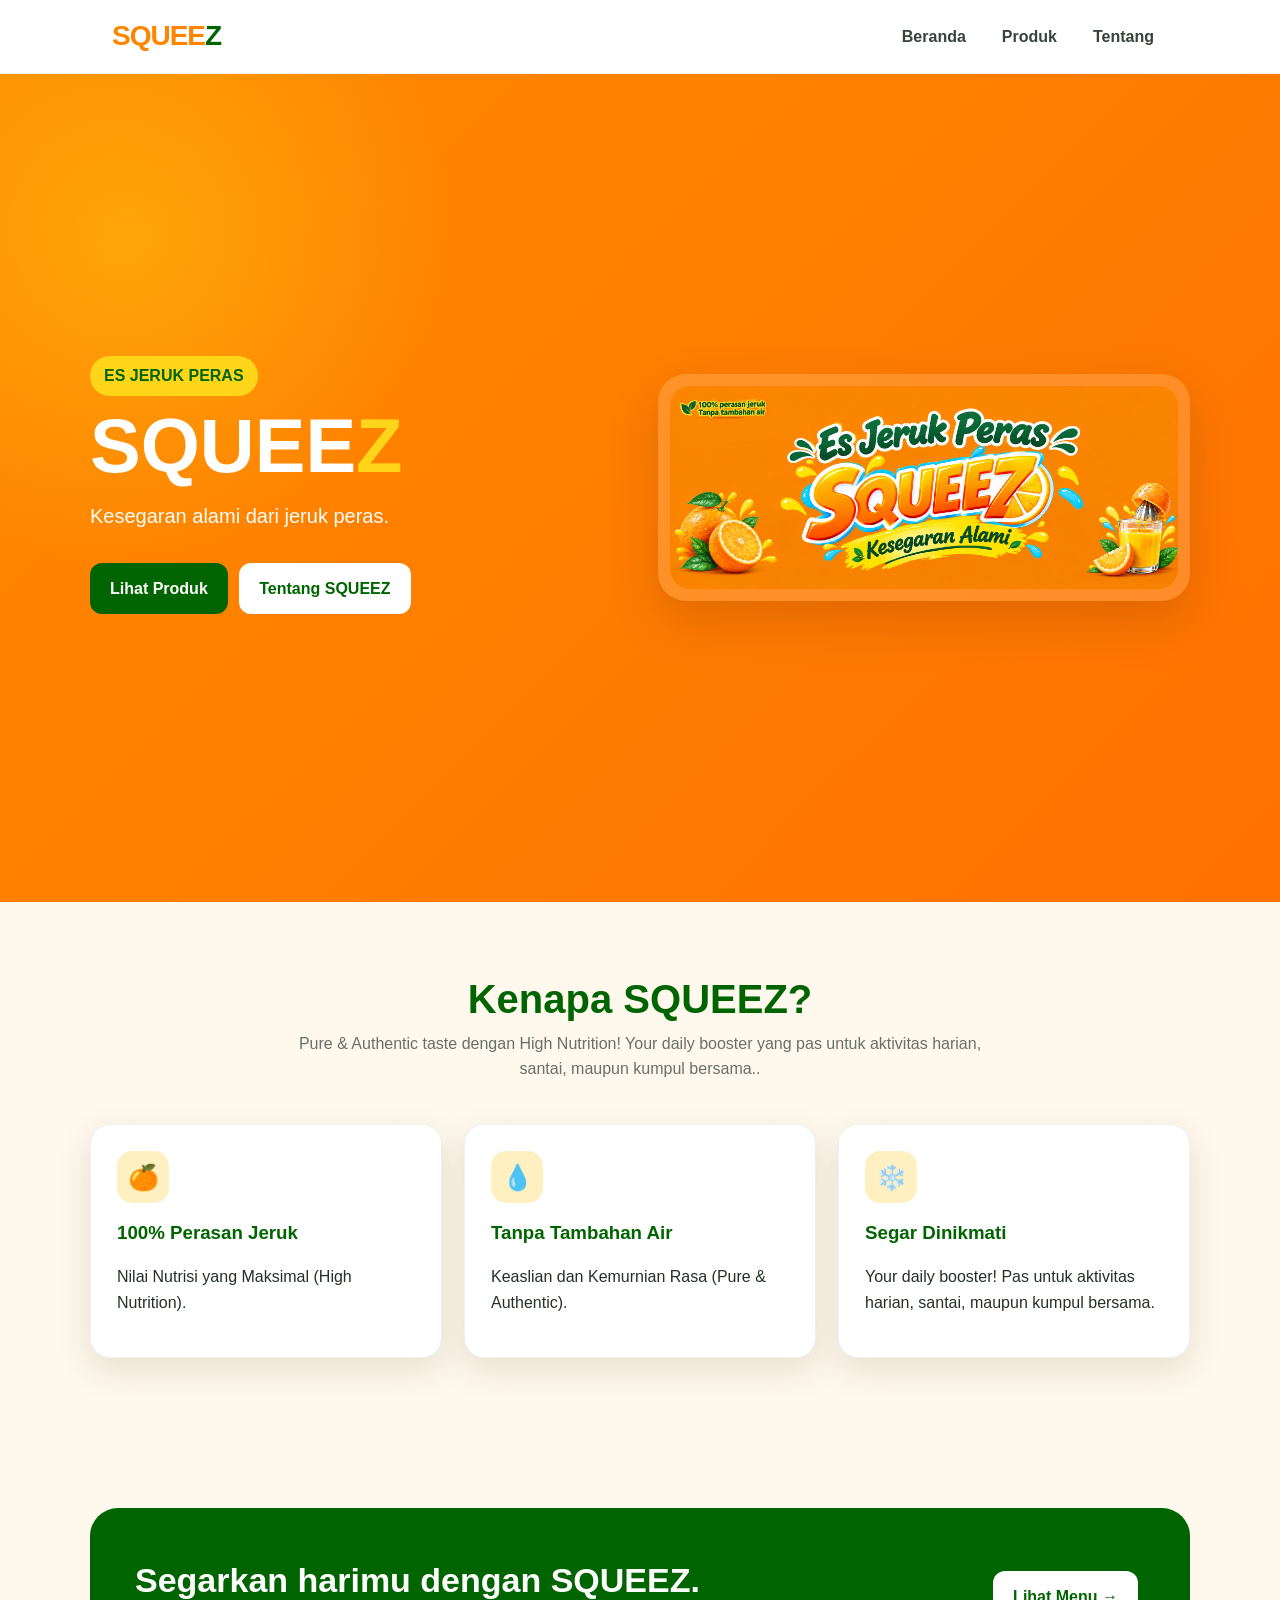
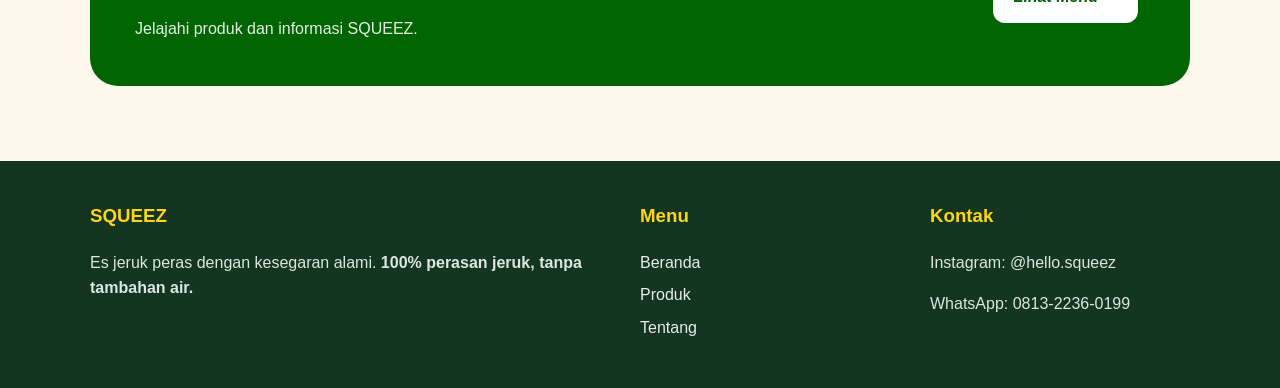
<file: index.html>
<!doctype html>
<html lang="id">

<head>
  <meta charset="utf-8">
  <meta name="viewport" content="width=device-width,initial-scale=1">
  <title>Beranda | SQUEEZ</title>
  <link rel="stylesheet" href="style.css">
</head>

<body>
  <header class="navbar">
    <div class="nav-inner">
      <a class="logo" href="index.html">SQUEE<span>Z</span></a>
      <button class="menu-btn" aria-label="Buka menu">☰</button>
      <nav class="nav-links">
        <a href="index.html">Beranda</a>
        <a href="produk.html">Produk</a>
        <a href="tentang.html">Tentang</a>
      </nav>
    </div>
  </header>

  <main>
    <section class="hero">
      <div class="hero-grid">
        <div class="hero-copy">
          <span class="badge">ES JERUK PERAS</span>
          <h1>SQUEE<span>Z</span></h1>
          <p>Kesegaran alami dari jeruk peras.</p>
          <a class="btn btn-primary" href="produk.html">Lihat Produk</a>
          <a class="btn btn-secondary" href="tentang.html">Tentang SQUEEZ</a>
        </div>
        <div class="hero-art">
          <img src="assets/squeez.png" alt="Brand SQUEEZ Es Jeruk Peras">
        </div>
      </div>
    </section>

    <section class="section">
      <div class="container">
        <div class="section-title">
          <h2>Kenapa SQUEEZ?</h2>
          <p>Pure & Authentic taste dengan High Nutrition! Your daily booster yang pas untuk aktivitas harian, santai,
            maupun kumpul bersama..</p>
        </div>
        <div class="cards">
          <article class="card">
            <div class="icon">🍊</div>
            <h3>100% Perasan Jeruk</h3>
            <p>Nilai Nutrisi yang Maksimal (High Nutrition).</p>
          </article>
          <article class="card">
            <div class="icon">💧</div>
            <h3>Tanpa Tambahan Air</h3>
            <p>Keaslian dan Kemurnian Rasa (Pure & Authentic).</p>
          </article>
          <article class="card">
            <div class="icon">❄️</div>
            <h3>Segar Dinikmati</h3>
            <p>Your daily booster! Pas untuk aktivitas harian, santai, maupun kumpul bersama.</p>
          </article>
        </div>
      </div>
    </section>

    <section class="section">
      <div class="container">
        <div class="highlight">
          <div>
            <h2>Segarkan harimu dengan SQUEEZ.</h2>
            <p>Jelajahi produk dan informasi SQUEEZ.</p>
          </div>
          <a class="btn btn-secondary" href="produk.html">Lihat Menu →</a>
        </div>
      </div>
    </section>
  </main>

  <footer class="footer">
    <div class="footer-grid">
      <div>
        <h3>SQUEEZ</h3>
        <p>Es jeruk peras dengan kesegaran alami. <strong>100% perasan jeruk, tanpa tambahan air.</strong></p>
      </div>
      <div>
        <h3>Menu</h3>
        <a href="index.html">Beranda</a>
        <a href="produk.html">Produk</a>
        <a href="tentang.html">Tentang</a>
      </div>
      <div>
        <h3>Kontak</h3>
        <p>Instagram: @hello.squeez</p>
        <p>WhatsApp: 0813-2236-0199</p>
      </div>
    </div>
  </footer>
  <script src="script.js"></script>
</body>

</html>
</file>
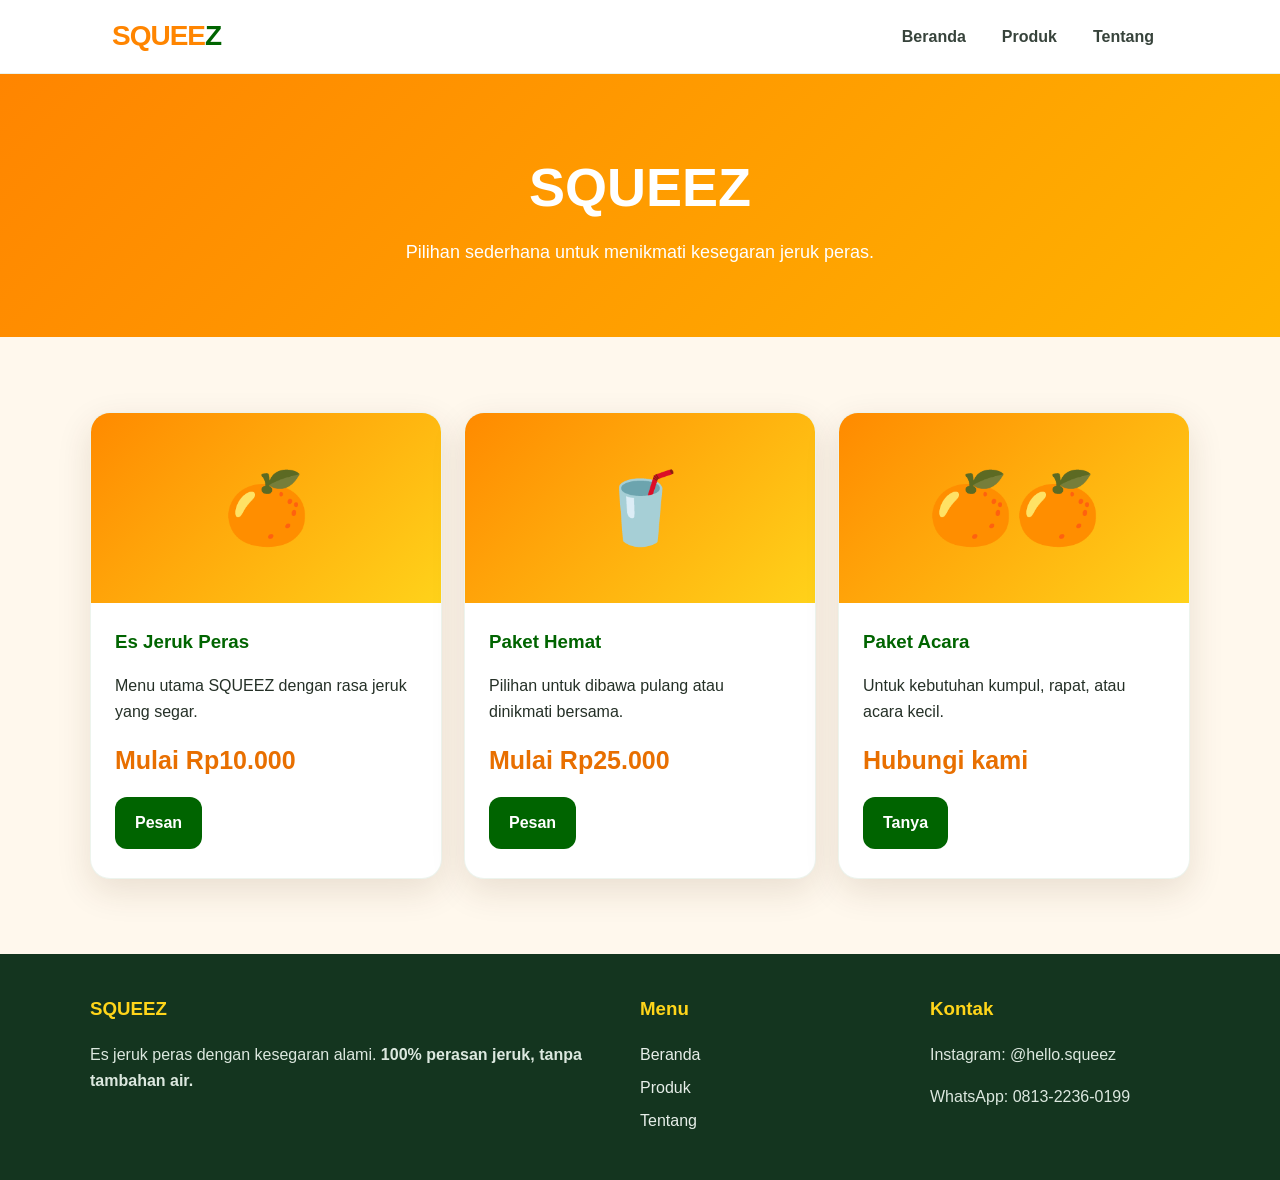
<file: produk.html>
<!doctype html>
<html lang="id">

<head>
  <meta charset="utf-8">
  <meta name="viewport" content="width=device-width,initial-scale=1">
  <title>Produk | SQUEEZ</title>
  <link rel="stylesheet" href="style.css">
</head>

<body>
  <header class="navbar">
    <div class="nav-inner">
      <a class="logo" href="index.html">SQUEE<span>Z</span></a>
      <button class="menu-btn" aria-label="Buka menu">☰</button>
      <nav class="nav-links">
        <a href="index.html">Beranda</a>
        <a href="produk.html">Produk</a>
        <a href="tentang.html">Tentang</a>
      </nav>
    </div>
  </header>

  <main>
    <section class="page-hero">
      <h1>SQUEEZ</h1>
      <p>Pilihan sederhana untuk menikmati kesegaran jeruk peras.</p>
    </section>
    <section class="section">
      <div class="container">
        <div class="cards">
          <article class="card product-card">
            <div class="product-top">🍊</div>
            <div class="product-body">
              <h3>Es Jeruk Peras</h3>
              <p>Menu utama SQUEEZ dengan rasa jeruk yang segar.</p>
              <div class="price">Mulai Rp10.000</div>
              <a class="btn btn-primary" href="tentang.html">Pesan</a>
            </div>
          </article>
          <article class="card product-card">
            <div class="product-top">🥤</div>
            <div class="product-body">
              <h3>Paket Hemat</h3>
              <p>Pilihan untuk dibawa pulang atau dinikmati bersama.</p>
              <div class="price">Mulai Rp25.000</div>
              <a class="btn btn-primary" href="tentang.html">Pesan</a>
            </div>
          </article>
          <article class="card product-card">
            <div class="product-top">🍊🍊</div>
            <div class="product-body">
              <h3>Paket Acara</h3>
              <p>Untuk kebutuhan kumpul, rapat, atau acara kecil.</p>
              <div class="price">Hubungi kami</div>
              <a class="btn btn-primary" href="tentang.html">Tanya</a>
            </div>
          </article>
        </div>
        <!-- <p class="small" style="margin-top:22px">*Harga pada desain awal ini adalah contoh dan dapat diganti sesuai harga jual SQUEEZ.</p> -->
      </div>
    </section>
  </main>

  <footer class="footer">
    <div class="footer-grid">
      <div>
        <h3>SQUEEZ</h3>
        <p>Es jeruk peras dengan kesegaran alami. <strong>100% perasan jeruk, tanpa tambahan air.</strong></p>
      </div>
      <div>
        <h3>Menu</h3>
        <a href="index.html">Beranda</a>
        <a href="produk.html">Produk</a>
        <a href="tentang.html">Tentang</a>
      </div>
      <div>
        <h3>Kontak</h3>
        <p>Instagram: @hello.squeez</p>
        <p>WhatsApp: 0813-2236-0199</p>
      </div>
    </div>
  </footer>
  <script src="script.js"></script>
</body>

</html>
</file>
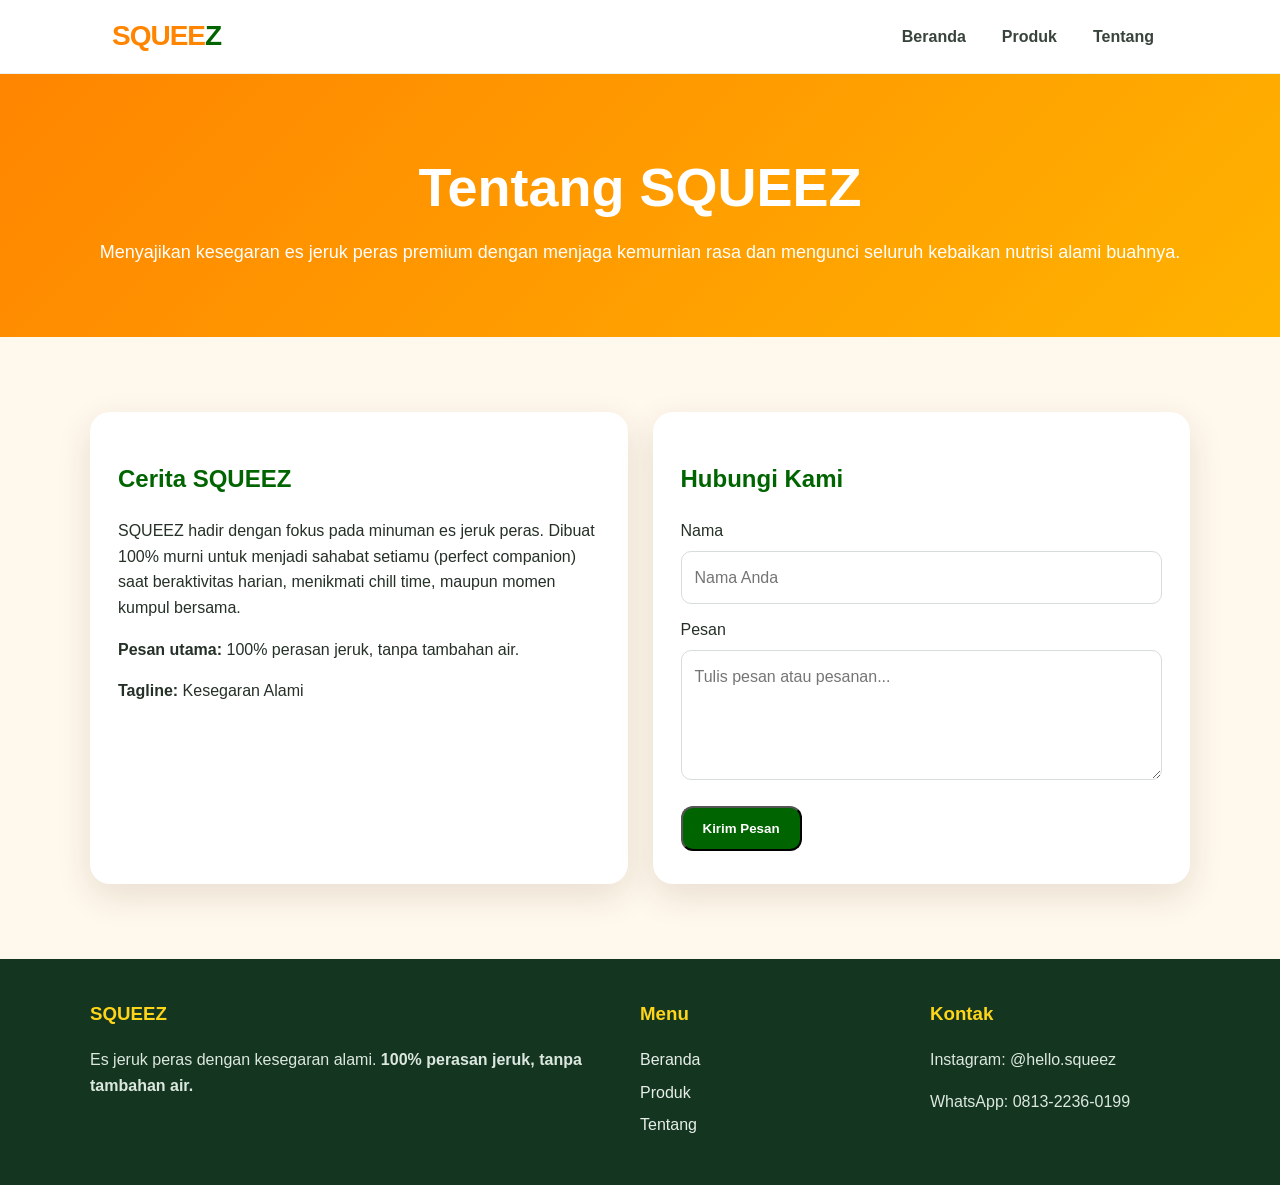
<file: tentang.html>
<!doctype html>
<html lang="id">

<head>
  <meta charset="utf-8">
  <meta name="viewport" content="width=device-width,initial-scale=1">
  <title>Tentang | SQUEEZ</title>
  <link rel="stylesheet" href="style.css">
</head>

<body>
  <header class="navbar">
    <div class="nav-inner">
      <a class="logo" href="index.html">SQUEE<span>Z</span></a>
      <button class="menu-btn" aria-label="Buka menu">☰</button>
      <nav class="nav-links">
        <a href="index.html">Beranda</a>
        <a href="produk.html">Produk</a>
        <a href="tentang.html">Tentang</a>
      </nav>
    </div>
  </header>

  <main>
    <section class="page-hero">
      <h1>Tentang SQUEEZ</h1>
      <p>Menyajikan kesegaran es jeruk peras premium dengan menjaga kemurnian rasa dan mengunci seluruh kebaikan nutrisi
        alami buahnya.</p>
    </section>
    <section class="section">
      <div class="container">
        <div class="contact">
          <article class="contact-box">
            <h2 style="color:#006400">Cerita SQUEEZ</h2>
            <p>SQUEEZ hadir dengan fokus pada minuman es jeruk peras. Dibuat 100% murni untuk menjadi sahabat setiamu
              (perfect companion) saat beraktivitas harian, menikmati chill time, maupun momen kumpul bersama.</p>
            <p><strong>Pesan utama:</strong> 100% perasan jeruk, tanpa tambahan air.</p>
            <p><strong>Tagline:</strong> Kesegaran Alami</p>
          </article>
          <article class="contact-box">
            <h2 style="color:#006400">Hubungi Kami</h2>
            <form class="form" onsubmit="event.preventDefault(); alert('Terima kasih! Form ini masih berupa demo.');">
              <label>Nama</label>
              <input type="text" placeholder="Nama Anda" required>
              <label>Pesan</label>
              <textarea placeholder="Tulis pesan atau pesanan..." required></textarea>
              <button class="btn btn-primary" type="submit">Kirim Pesan</button>
            </form>
          </article>
        </div>
      </div>
    </section>
  </main>

  <footer class="footer">
    <div class="footer-grid">
      <div>
        <h3>SQUEEZ</h3>
        <p>Es jeruk peras dengan kesegaran alami. <strong>100% perasan jeruk, tanpa tambahan air.</strong></p>
      </div>
      <div>
        <h3>Menu</h3>
        <a href="index.html">Beranda</a>
        <a href="produk.html">Produk</a>
        <a href="tentang.html">Tentang</a>
      </div>
      <div>
        <h3>Kontak</h3>
        <p>Instagram: @hello.squeez</p>
        <p>WhatsApp: 0813-2236-0199</p>
      </div>
    </div>
  </footer>
  <script src="script.js"></script>
</body>

</html>
</file>
<file: style.css>
:root{
  --orange:#ff8500;
  --orange-dark:#e86f00;
  --green:#006400;
  --green-2:#0b7a3b;
  --yellow:#ffd51a;
  --cream:#fff8ed;
  --text:#253027;
  --white:#ffffff;
  --shadow:0 12px 35px rgba(70,45,10,.12);
}
*{box-sizing:border-box}
html{scroll-behavior:smooth}
body{
  margin:0;
  font-family:Arial,Helvetica,sans-serif;
  color:var(--text);
  background:var(--cream);
  line-height:1.6;
}
a{text-decoration:none;color:inherit}
.navbar{
  position:sticky;top:0;z-index:1000;
  background:rgba(255,255,255,.96);
  border-bottom:1px solid rgba(0,100,0,.08);
  backdrop-filter:blur(10px);
}
.nav-inner{
  max-width:1100px;margin:auto;padding:14px 22px;
  display:flex;align-items:center;justify-content:space-between;
}
.logo{font-weight:900;font-size:28px;letter-spacing:-1px;color:var(--orange)}
.logo span{color:var(--green)}
.nav-links{display:flex;gap:8px;align-items:center}
.nav-links a{
  padding:9px 14px;border-radius:999px;font-weight:700;color:#37433b
}
.nav-links a:hover,.nav-links a.active{background:#fff0d8;color:var(--green)}
.menu-btn{display:none;border:0;background:transparent;font-size:28px}
.hero{
  min-height:calc(100vh - 72px);
  display:grid;place-items:center;
  padding:45px 22px;
  background:
    radial-gradient(circle at 10% 20%,rgba(255,213,26,.38),transparent 25%),
    linear-gradient(135deg,#ff8a00,#ff7100);
}
.hero-grid{
  max-width:1100px;width:100%;
  display:grid;grid-template-columns:1fr 1fr;gap:35px;align-items:center;
}
.hero-copy{color:white}
.badge{
  display:inline-block;background:var(--yellow);color:var(--green);
  font-weight:900;padding:7px 14px;border-radius:999px;margin-bottom:14px
}
.hero h1{font-size:clamp(44px,7vw,76px);line-height:.95;margin:0 0 18px;font-weight:900}
.hero h1 span{color:var(--yellow)}
.hero p{font-size:20px;max-width:560px;margin:0 0 26px}
.btn{
  display:inline-block;padding:13px 20px;border-radius:12px;
  font-weight:800;margin:5px 7px 5px 0;transition:.2s
}
.btn-primary{background:var(--green);color:#fff}
.btn-secondary{background:#fff;color:var(--green)}
.btn:hover{transform:translateY(-2px);box-shadow:var(--shadow)}
.hero-art{
  background:rgba(255,255,255,.16);padding:12px;border-radius:28px;
  box-shadow:0 20px 50px rgba(80,35,0,.18)
}
.hero-art img{display:block;width:100%;border-radius:20px}
.section{padding:75px 22px}
.container{max-width:1100px;margin:auto}
.section-title{text-align:center;max-width:700px;margin:0 auto 42px}
.section-title h2{font-size:40px;line-height:1.1;margin:0 0 10px;color:var(--green)}
.section-title p{margin:0;color:#667168}
.cards{display:grid;grid-template-columns:repeat(3,1fr);gap:22px}
.card{
  background:#fff;border-radius:20px;padding:26px;box-shadow:var(--shadow);
  border:1px solid rgba(0,100,0,.07)
}
.icon{
  width:52px;height:52px;border-radius:15px;display:grid;place-items:center;
  background:#fff0c2;font-size:25px;margin-bottom:15px
}
.card h3{margin:0 0 8px;color:var(--green)}
.highlight{
  background:var(--green);color:white;border-radius:28px;padding:45px;
  display:flex;align-items:center;justify-content:space-between;gap:25px
}
.highlight h2{margin:0 0 8px;font-size:34px}
.highlight p{margin:0;opacity:.9}
.footer{background:#14351f;color:#dce8df;padding:40px 22px}
.footer-grid{max-width:1100px;margin:auto;display:grid;grid-template-columns:2fr 1fr 1fr;gap:30px}
.footer h3{color:var(--yellow);margin-top:0}
.footer a{display:block;margin:7px 0;color:#e7eee9}
.page-hero{
  background:linear-gradient(135deg,#ff8500,#ffb300);
  padding:70px 22px;color:#fff;text-align:center
}
.page-hero h1{font-size:54px;margin:0 0 8px}
.page-hero p{margin:0;font-size:18px}
.product-card{overflow:hidden;padding:0}
.product-top{
  height:190px;display:grid;place-items:center;
  background:linear-gradient(135deg,#ff8a00,#ffd21a);font-size:70px
}
.product-body{padding:24px}
.price{font-size:25px;font-weight:900;color:var(--orange-dark);margin:12px 0}
.contact{
  display:grid;grid-template-columns:1fr 1fr;gap:25px
}
.contact-box{background:#fff;padding:28px;border-radius:20px;box-shadow:var(--shadow)}
.form input,.form textarea{
  width:100%;padding:13px;margin:7px 0 13px;border:1px solid #d7ddd8;
  border-radius:10px;font:inherit
}
.form textarea{min-height:130px;resize:vertical}
.small{font-size:14px;color:#758078}
@media(max-width:800px){
  .nav-links{display:none;position:absolute;left:0;right:0;top:67px;background:#fff;padding:12px 20px;flex-direction:column;align-items:stretch;box-shadow:0 10px 25px rgba(0,0,0,.08)}
  .nav-links.show{display:flex}
  .menu-btn{display:block}
  .hero-grid,.contact{grid-template-columns:1fr}
  .cards{grid-template-columns:1fr}
  .hero{padding-top:35px}
  .hero-art{order:-1}
  .footer-grid{grid-template-columns:1fr}
  .highlight{padding:30px;display:block}
  .page-hero h1{font-size:42px}
}
</file>
